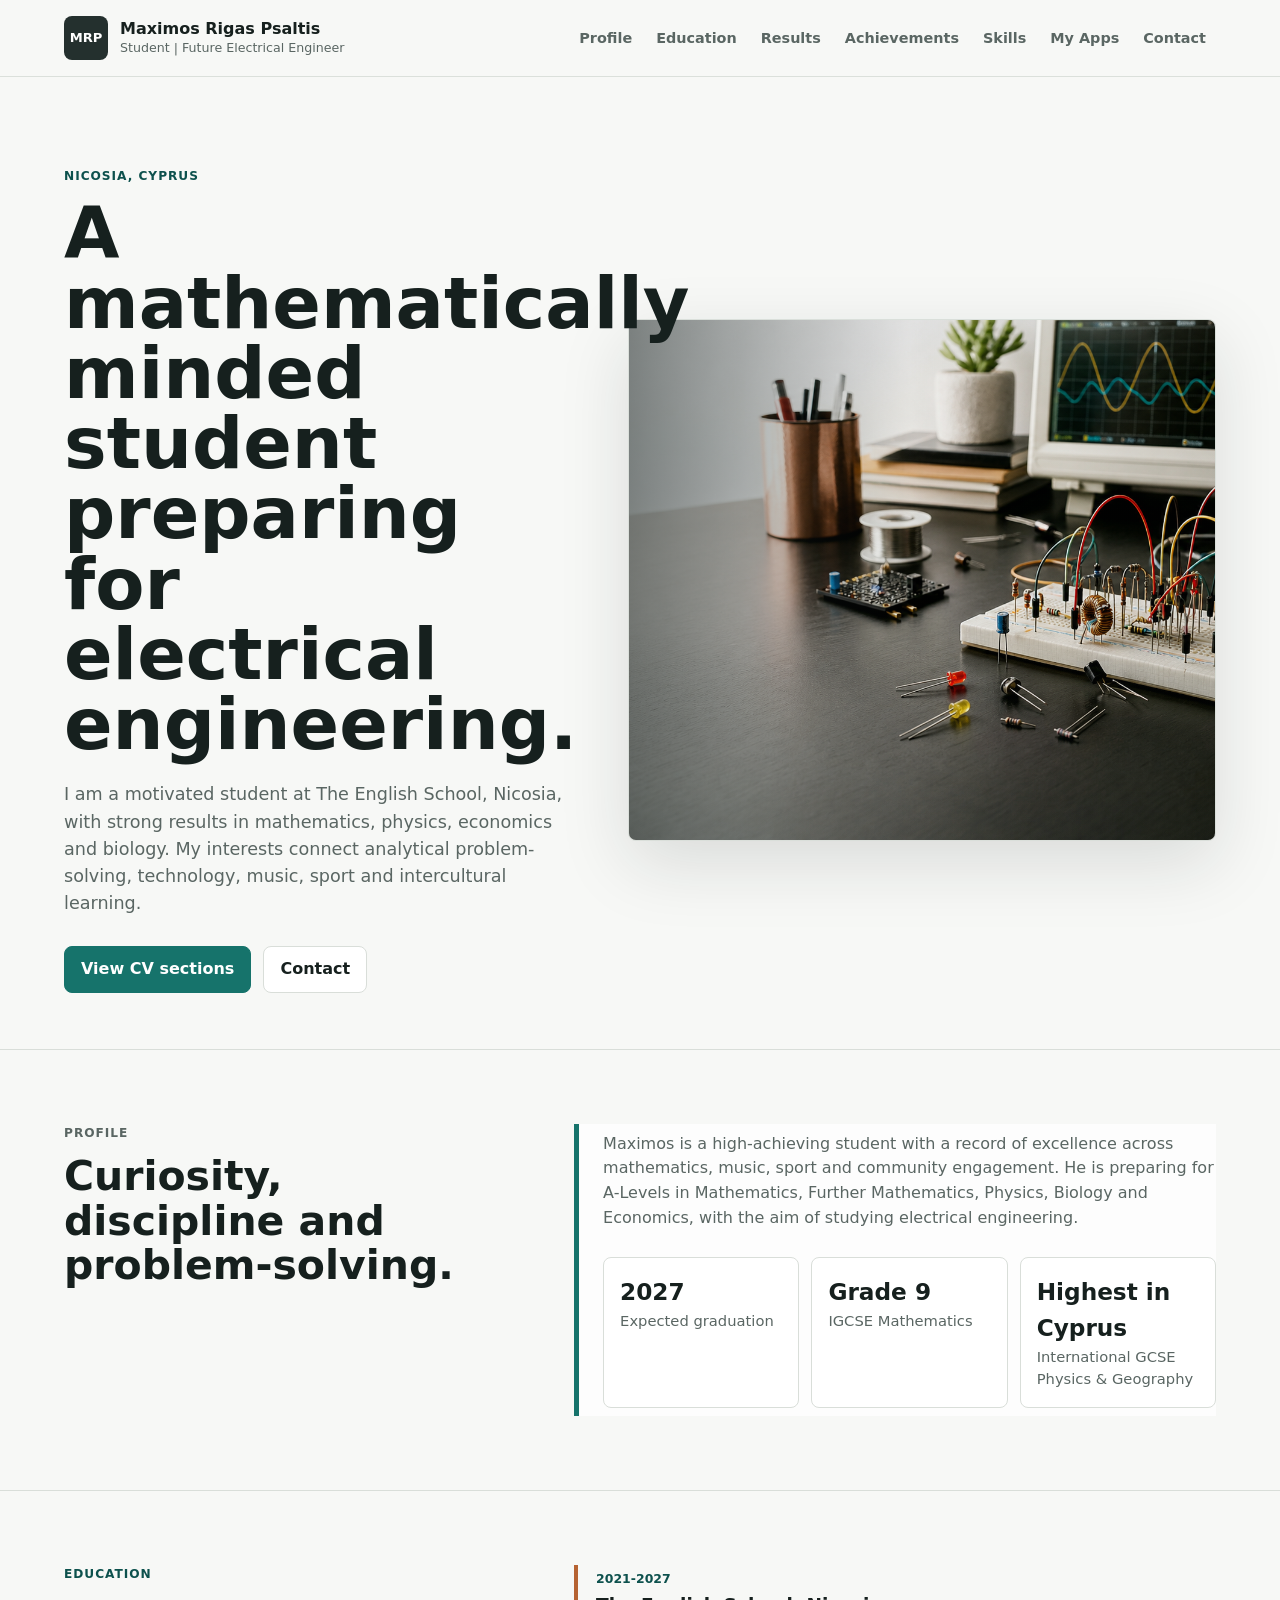
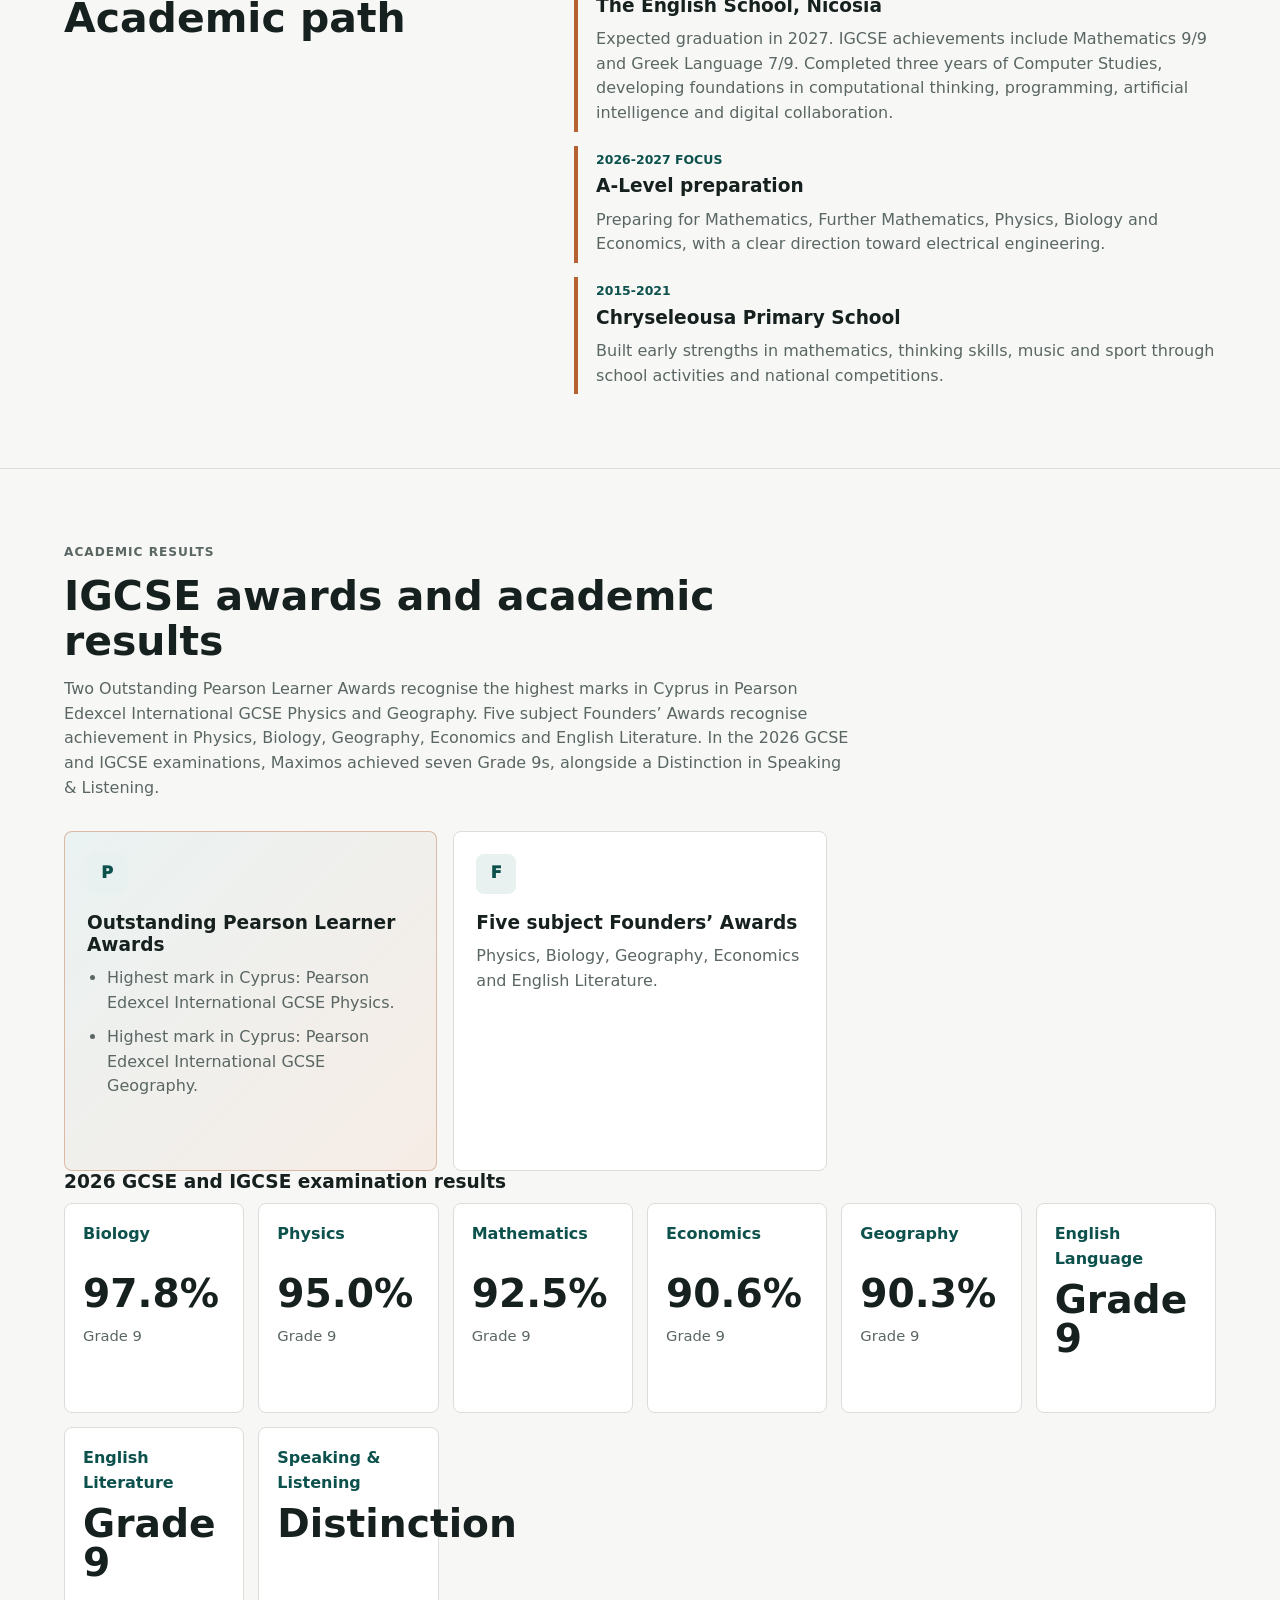
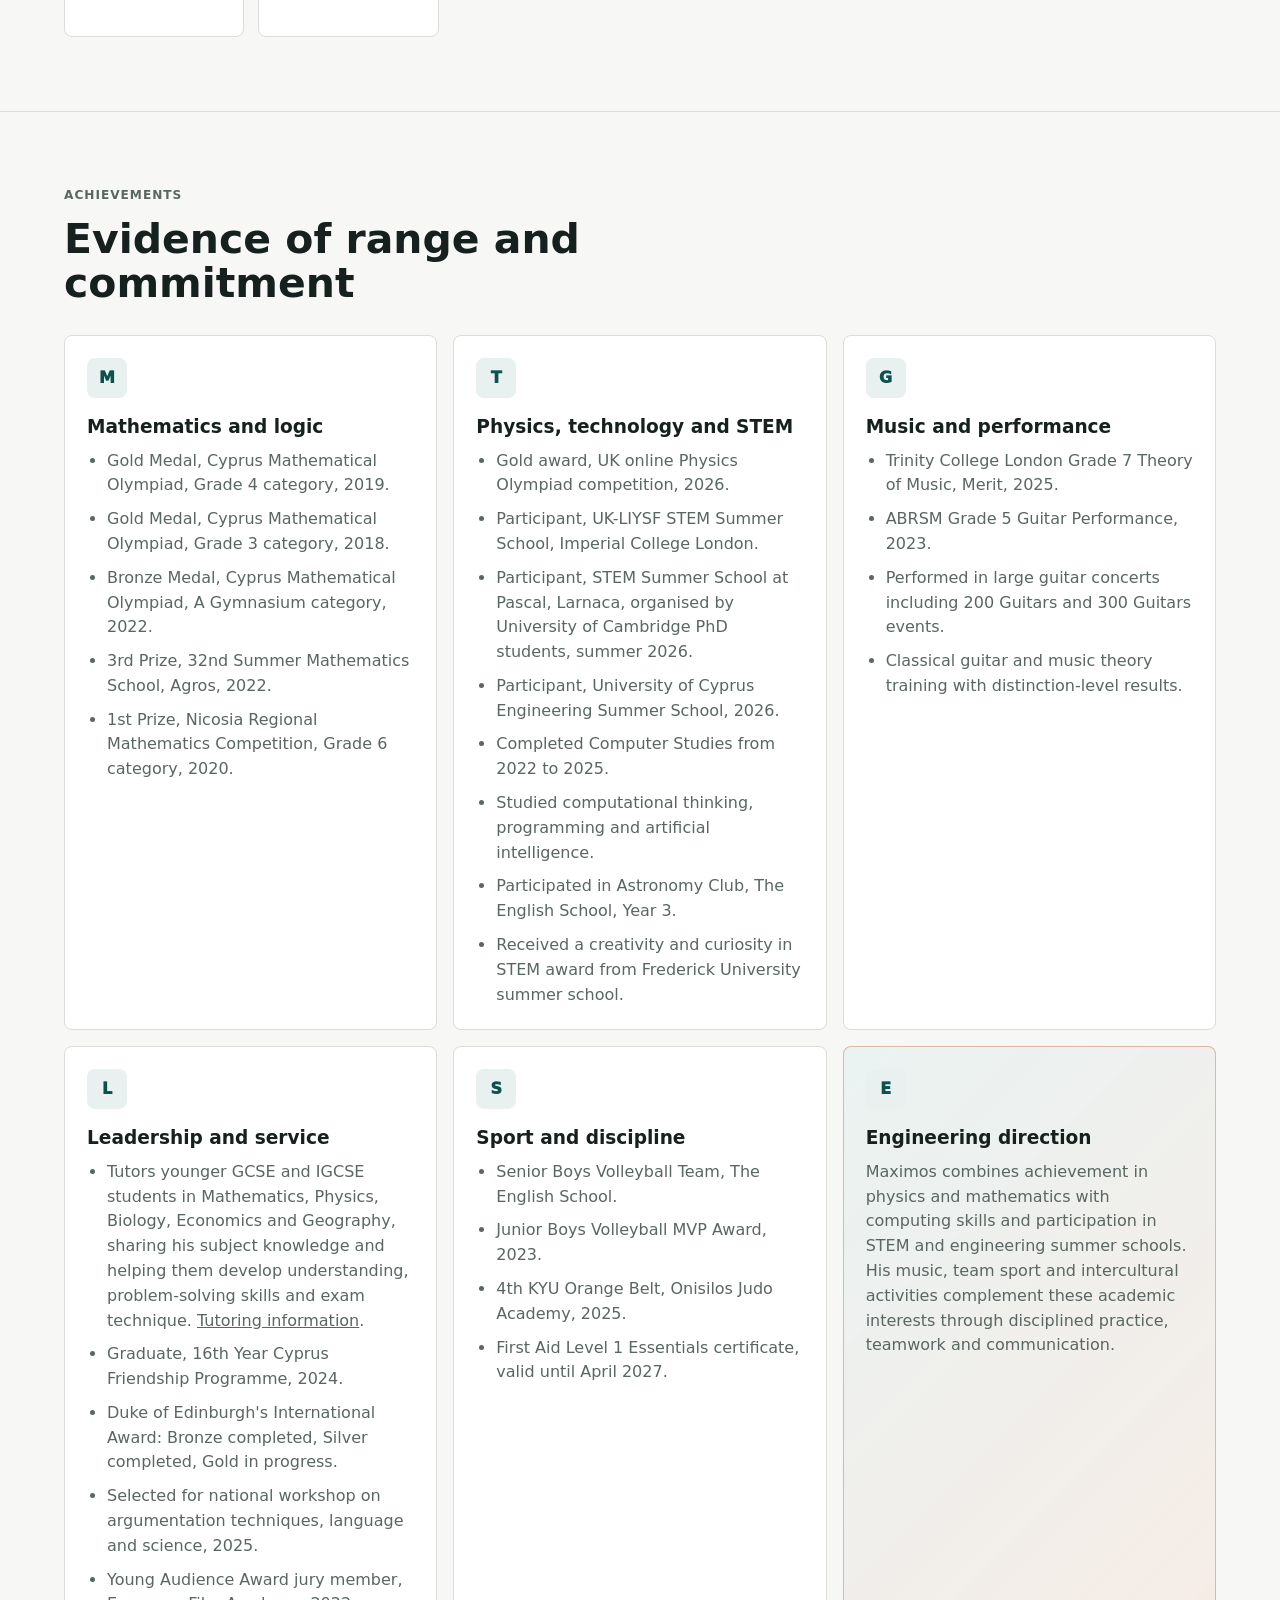
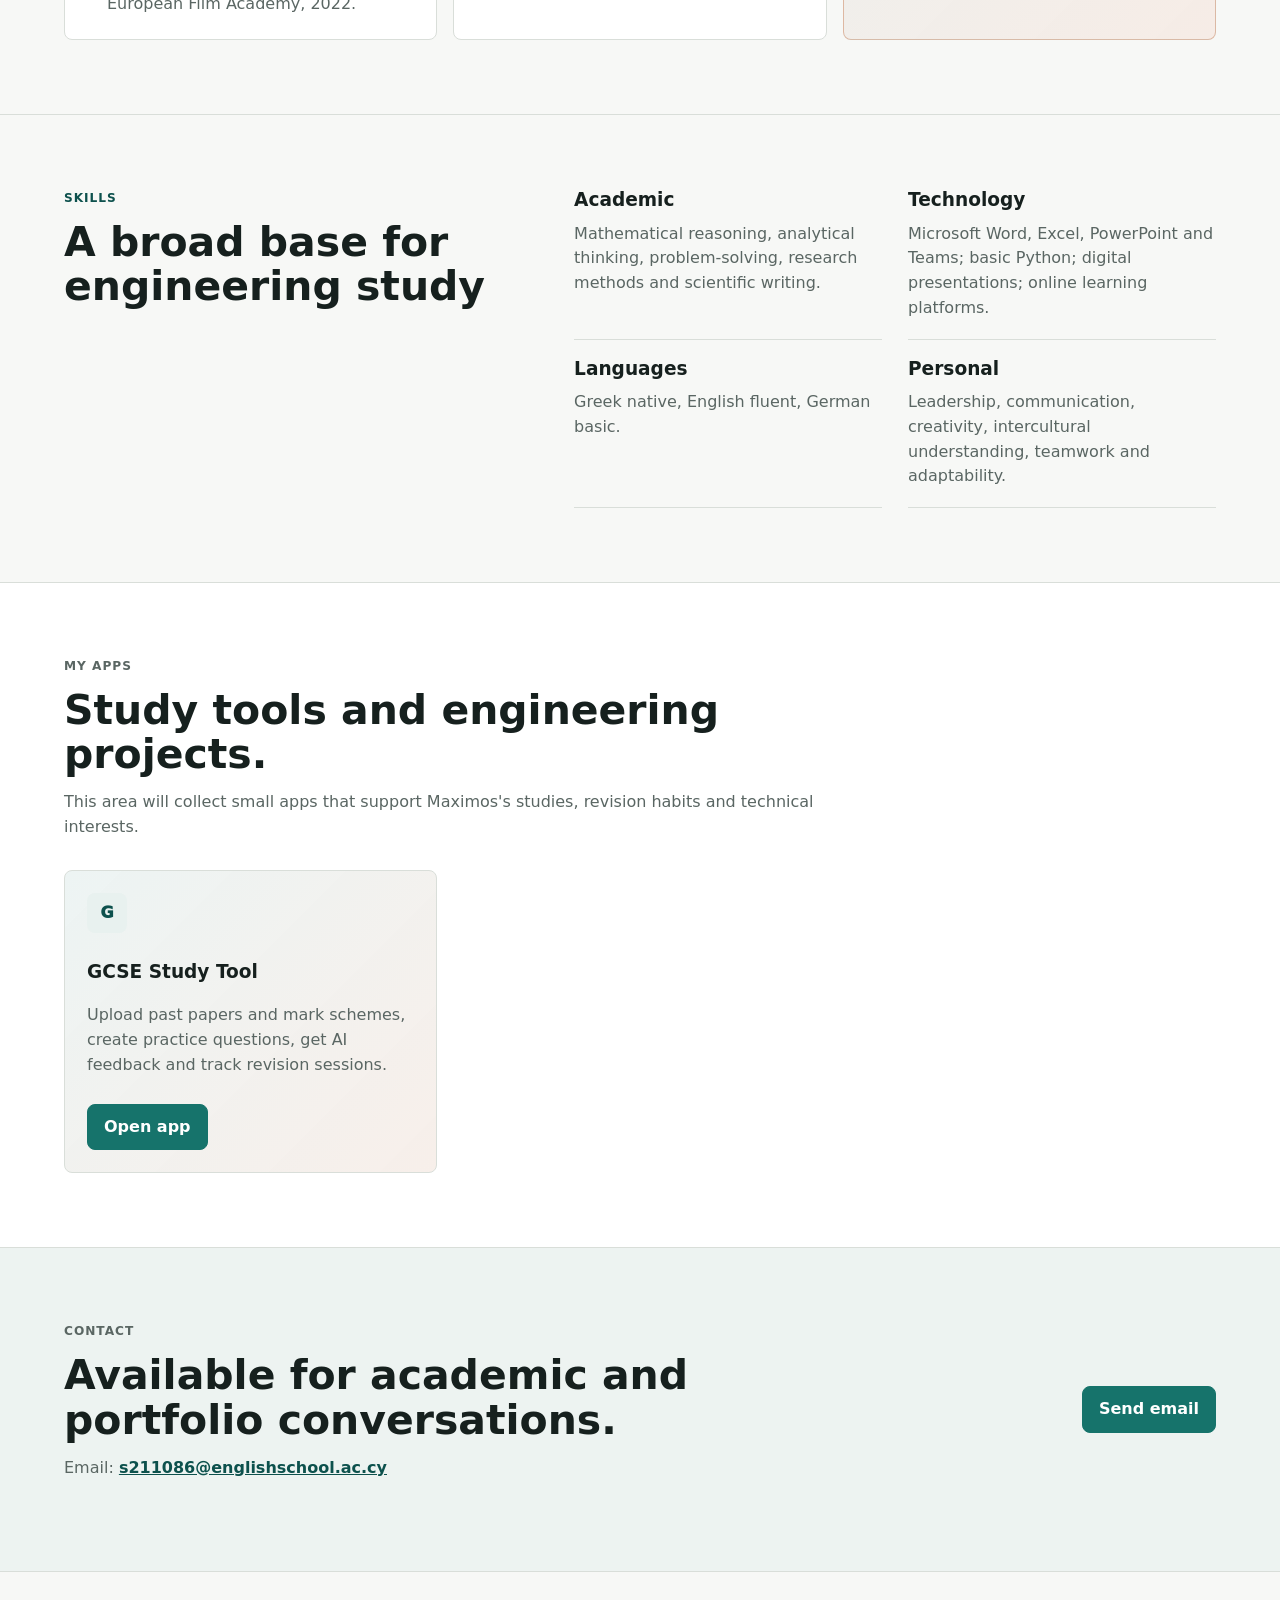
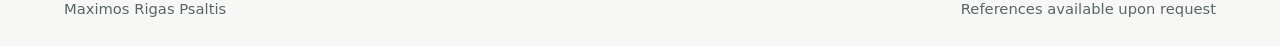
<file: index.html>
<!doctype html>
<html lang="en">
  <head>
    <meta charset="utf-8">
    <meta name="viewport" content="width=device-width, initial-scale=1">
    <meta
      name="description"
      content="Online CV and engineering portfolio for Maximos Rigas Psaltis, a student at The English School, Nicosia."
    >
    <title>Maximos Rigas Psaltis | CV</title>
    <link rel="stylesheet" href="styles.css">
  </head>
  <body>
    <header class="site-header">
      <a class="brand" href="#top" aria-label="Maximos Rigas Psaltis home">
        <span class="brand-mark">MRP</span>
        <span>
          <strong>Maximos Rigas Psaltis</strong>
          <small>Student | Future Electrical Engineer</small>
        </span>
      </a>

      <nav class="top-nav" aria-label="Main navigation">
        <a href="#profile">Profile</a>
        <a href="#education">Education</a>
        <a href="#results">Results</a>
        <a href="#achievements">Achievements</a>
        <a href="#skills">Skills</a>
        <a href="#apps">My Apps</a>
        <a href="#contact">Contact</a>
      </nav>
    </header>

    <main id="top">
      <section class="hero" aria-labelledby="hero-title">
        <div class="hero-copy">
          <p class="eyebrow">Nicosia, Cyprus</p>
          <h1 id="hero-title">A mathematically minded student preparing for electrical engineering.</h1>
          <p class="hero-text">
            I am a motivated student at The English School, Nicosia, with strong
            results in mathematics, physics, economics and biology. My interests
            connect analytical problem-solving, technology, music, sport and
            intercultural learning.
          </p>
          <div class="hero-actions" aria-label="Primary actions">
            <a class="button primary" href="#achievements">View CV sections</a>
            <a class="button secondary" href="#contact">Contact</a>
          </div>
        </div>

        <figure class="hero-media">
          <img src="assets/engineering-hero.png" alt="Electronics workbench with circuit components and study materials">
        </figure>
      </section>

      <section id="profile" class="section intro-grid" aria-labelledby="profile-title">
        <div class="section-heading">
          <p class="eyebrow">Profile</p>
          <h2 id="profile-title">Curiosity, discipline and problem-solving.</h2>
        </div>
        <div class="profile-card">
          <p>
            Maximos is a high-achieving student with a record of excellence across
            mathematics, music, sport and community engagement. He is preparing for
            A-Levels in Mathematics, Further Mathematics, Physics, Biology and
            Economics, with the aim of studying electrical engineering.
          </p>
          <div class="stat-row" aria-label="Profile highlights">
            <div>
              <strong>2027</strong>
              <span>Expected graduation</span>
            </div>
            <div>
              <strong>Grade 9</strong>
              <span>IGCSE Mathematics</span>
            </div>
            <div>
              <strong>Highest in Cyprus</strong>
              <span>International GCSE Physics &amp; Geography</span>
            </div>
          </div>
        </div>
      </section>

      <section id="education" class="section split" aria-labelledby="education-title">
        <div>
          <p class="eyebrow">Education</p>
          <h2 id="education-title">Academic path</h2>
        </div>
        <div class="timeline">
          <article>
            <span>2021-2027</span>
            <h3>The English School, Nicosia</h3>
            <p>
              Expected graduation in 2027. IGCSE achievements include Mathematics
              9/9 and Greek Language 7/9. Completed three years of Computer
              Studies, developing foundations in computational thinking,
              programming, artificial intelligence and digital collaboration.
            </p>
          </article>
          <article>
            <span>2026-2027 focus</span>
            <h3>A-Level preparation</h3>
            <p>
              Preparing for Mathematics, Further Mathematics, Physics, Biology and
              Economics, with a clear direction toward electrical engineering.
            </p>
          </article>
          <article>
            <span>2015-2021</span>
            <h3>Chryseleousa Primary School</h3>
            <p>
              Built early strengths in mathematics, thinking skills, music and
              sport through school activities and national competitions.
            </p>
          </article>
        </div>
      </section>

      <section id="results" class="section" aria-labelledby="results-title">
        <div class="section-heading">
          <p class="eyebrow">Academic results</p>
          <h2 id="results-title">IGCSE awards and academic results</h2>
          <p>
            Two Outstanding Pearson Learner Awards recognise the highest marks in Cyprus in Pearson Edexcel International GCSE Physics and Geography. Five subject Founders’ Awards recognise achievement in Physics, Biology, Geography, Economics and English Literature. In the 2026 GCSE and IGCSE examinations, Maximos achieved seven Grade 9s, alongside a Distinction in Speaking &amp; Listening.
          </p>
        </div>

        <div class="achievement-grid">
          <article class="achievement-card highlight-card">
            <div class="card-icon" aria-hidden="true">P</div>
            <h3>Outstanding Pearson Learner Awards</h3>
            <ul>
              <li>Highest mark in Cyprus: Pearson Edexcel International GCSE Physics.</li>
              <li>Highest mark in Cyprus: Pearson Edexcel International GCSE Geography.</li>
            </ul>
          </article>
          <article class="achievement-card">
            <div class="card-icon" aria-hidden="true">F</div>
            <h3>Five subject Founders’ Awards</h3>
            <p>Physics, Biology, Geography, Economics and English Literature.</p>
          </article>
        </div>
        <h3>2026 GCSE and IGCSE examination results</h3>

        <div class="results-grid">
          <article class="result-card">
            <span>Biology</span>
            <strong>97.8%</strong>
            <p>Grade 9</p>
          </article>
          <article class="result-card">
            <span>Physics</span>
            <strong>95.0%</strong>
            <p>Grade 9</p>
          </article>
          <article class="result-card">
            <span>Mathematics</span>
            <strong>92.5%</strong>
            <p>Grade 9</p>
          </article>
          <article class="result-card">
            <span>Economics</span>
            <strong>90.6%</strong>
            <p>Grade 9</p>
          </article>
          <article class="result-card">
            <span>Geography</span>
            <strong>90.3%</strong>
            <p>Grade 9</p>
          </article>
          <article class="result-card">
            <span>English Language</span>
            <strong>Grade 9</strong>
          </article>
          <article class="result-card">
            <span>English Literature</span>
            <strong>Grade 9</strong>
          </article>
          <article class="result-card">
            <span>Speaking &amp; Listening</span>
            <strong>Distinction</strong>
          </article>
        </div>
      </section>

      <section id="achievements" class="section" aria-labelledby="achievements-title">
        <div class="section-heading">
          <p class="eyebrow">Achievements</p>
          <h2 id="achievements-title">Evidence of range and commitment</h2>
        </div>

        <div class="achievement-grid">
          <article class="achievement-card">
            <div class="card-icon" aria-hidden="true">M</div>
            <h3>Mathematics and logic</h3>
            <ul>
              <li>Gold Medal, Cyprus Mathematical Olympiad, Grade 4 category, 2019.</li>
              <li>Gold Medal, Cyprus Mathematical Olympiad, Grade 3 category, 2018.</li>
              <li>Bronze Medal, Cyprus Mathematical Olympiad, A Gymnasium category, 2022.</li>
              <li>3rd Prize, 32nd Summer Mathematics School, Agros, 2022.</li>
              <li>1st Prize, Nicosia Regional Mathematics Competition, Grade 6 category, 2020.</li>
            </ul>
          </article>

          <article class="achievement-card">
            <div class="card-icon" aria-hidden="true">T</div>
            <h3>Physics, technology and STEM</h3>
            <ul>
              <li>Gold award, UK online Physics Olympiad competition, 2026.</li>
              <li>Participant, UK-LIYSF STEM Summer School, Imperial College London.</li>
              <li>Participant, STEM Summer School at Pascal, Larnaca, organised by University of Cambridge PhD students, summer 2026.</li>
              <li>Participant, University of Cyprus Engineering Summer School, 2026.</li>
              <li>Completed Computer Studies from 2022 to 2025.</li>
              <li>Studied computational thinking, programming and artificial intelligence.</li>
              <li>Participated in Astronomy Club, The English School, Year 3.</li>
              <li>Received a creativity and curiosity in STEM award from Frederick University summer school.</li>
            </ul>
          </article>

          <article class="achievement-card">
            <div class="card-icon" aria-hidden="true">G</div>
            <h3>Music and performance</h3>
            <ul>
              <li>Trinity College London Grade 7 Theory of Music, Merit, 2025.</li>
              <li>ABRSM Grade 5 Guitar Performance, 2023.</li>
              <li>Performed in large guitar concerts including 200 Guitars and 300 Guitars events.</li>
              <li>Classical guitar and music theory training with distinction-level results.</li>
            </ul>
          </article>

          <article class="achievement-card">
            <div class="card-icon" aria-hidden="true">L</div>
            <h3>Leadership and service</h3>
            <ul>
              <li>Tutors younger GCSE and IGCSE students in Mathematics, Physics, Biology, Economics and Geography, sharing his subject knowledge and helping them develop understanding, problem-solving skills and exam technique. <a href="https://maximospsaltispython.github.io/igcse-tutoring/" target="_blank" rel="noopener">Tutoring information</a>.</li>
              <li>Graduate, 16th Year Cyprus Friendship Programme, 2024.</li>
              <li>Duke of Edinburgh's International Award: Bronze completed, Silver completed, Gold in progress.</li>
              <li>Selected for national workshop on argumentation techniques, language and science, 2025.</li>
              <li>Young Audience Award jury member, European Film Academy, 2022.</li>
            </ul>
          </article>

          <article class="achievement-card">
            <div class="card-icon" aria-hidden="true">S</div>
            <h3>Sport and discipline</h3>
            <ul>
              <li>Senior Boys Volleyball Team, The English School.</li>
              <li>Junior Boys Volleyball MVP Award, 2023.</li>
              <li>4th KYU Orange Belt, Onisilos Judo Academy, 2025.</li>
              <li>First Aid Level 1 Essentials certificate, valid until April 2027.</li>
            </ul>
          </article>

          <article class="achievement-card highlight-card">
            <div class="card-icon" aria-hidden="true">E</div>
            <h3>Engineering direction</h3>
            <p>
              Maximos combines achievement in physics and mathematics with computing
              skills and participation in STEM and engineering summer schools.
              His music, team sport and intercultural activities complement these
              academic interests through disciplined practice, teamwork and
              communication.
            </p>
          </article>
        </div>
      </section>

      <section id="skills" class="section split" aria-labelledby="skills-title">
        <div>
          <p class="eyebrow">Skills</p>
          <h2 id="skills-title">A broad base for engineering study</h2>
        </div>
        <div class="skills-list">
          <div>
            <h3>Academic</h3>
            <p>Mathematical reasoning, analytical thinking, problem-solving, research methods and scientific writing.</p>
          </div>
          <div>
            <h3>Technology</h3>
            <p>Microsoft Word, Excel, PowerPoint and Teams; basic Python; digital presentations; online learning platforms.</p>
          </div>
          <div>
            <h3>Languages</h3>
            <p>Greek native, English fluent, German basic.</p>
          </div>
          <div>
            <h3>Personal</h3>
            <p>Leadership, communication, creativity, intercultural understanding, teamwork and adaptability.</p>
          </div>
        </div>
      </section>

      <section id="apps" class="section apps-section" aria-labelledby="apps-title">
        <div class="section-heading">
          <p class="eyebrow">My Apps</p>
          <h2 id="apps-title">Study tools and engineering projects.</h2>
          <p>
            This area will collect small apps that support Maximos&apos;s studies,
            revision habits and technical interests.
          </p>
        </div>

        <div class="apps-grid">
          <article class="app-card">
            <span class="card-icon" aria-hidden="true">G</span>
            <h3>GCSE Study Tool</h3>
            <p>
              Upload past papers and mark schemes, create practice questions,
              get AI feedback and track revision sessions.
            </p>
            <a class="button primary" href="https://gcse-study-tool-b5rjym2qkesce7vkrkxkvv.streamlit.app/" target="_blank" rel="noopener">Open app</a>
          </article>
        </div>
      </section>

      <section id="contact" class="section contact-band" aria-labelledby="contact-title">
        <div>
          <p class="eyebrow">Contact</p>
          <h2 id="contact-title">Available for academic and portfolio conversations.</h2>
          <p>
            Email: <a href="mailto:s211086@englishschool.ac.cy">s211086@englishschool.ac.cy</a>
          </p>
        </div>
        <a class="button primary" href="mailto:s211086@englishschool.ac.cy">Send email</a>
      </section>
    </main>

    <footer class="site-footer">
      <span>Maximos Rigas Psaltis</span>
      <span>References available upon request</span>
    </footer>
  </body>
</html>
</file>
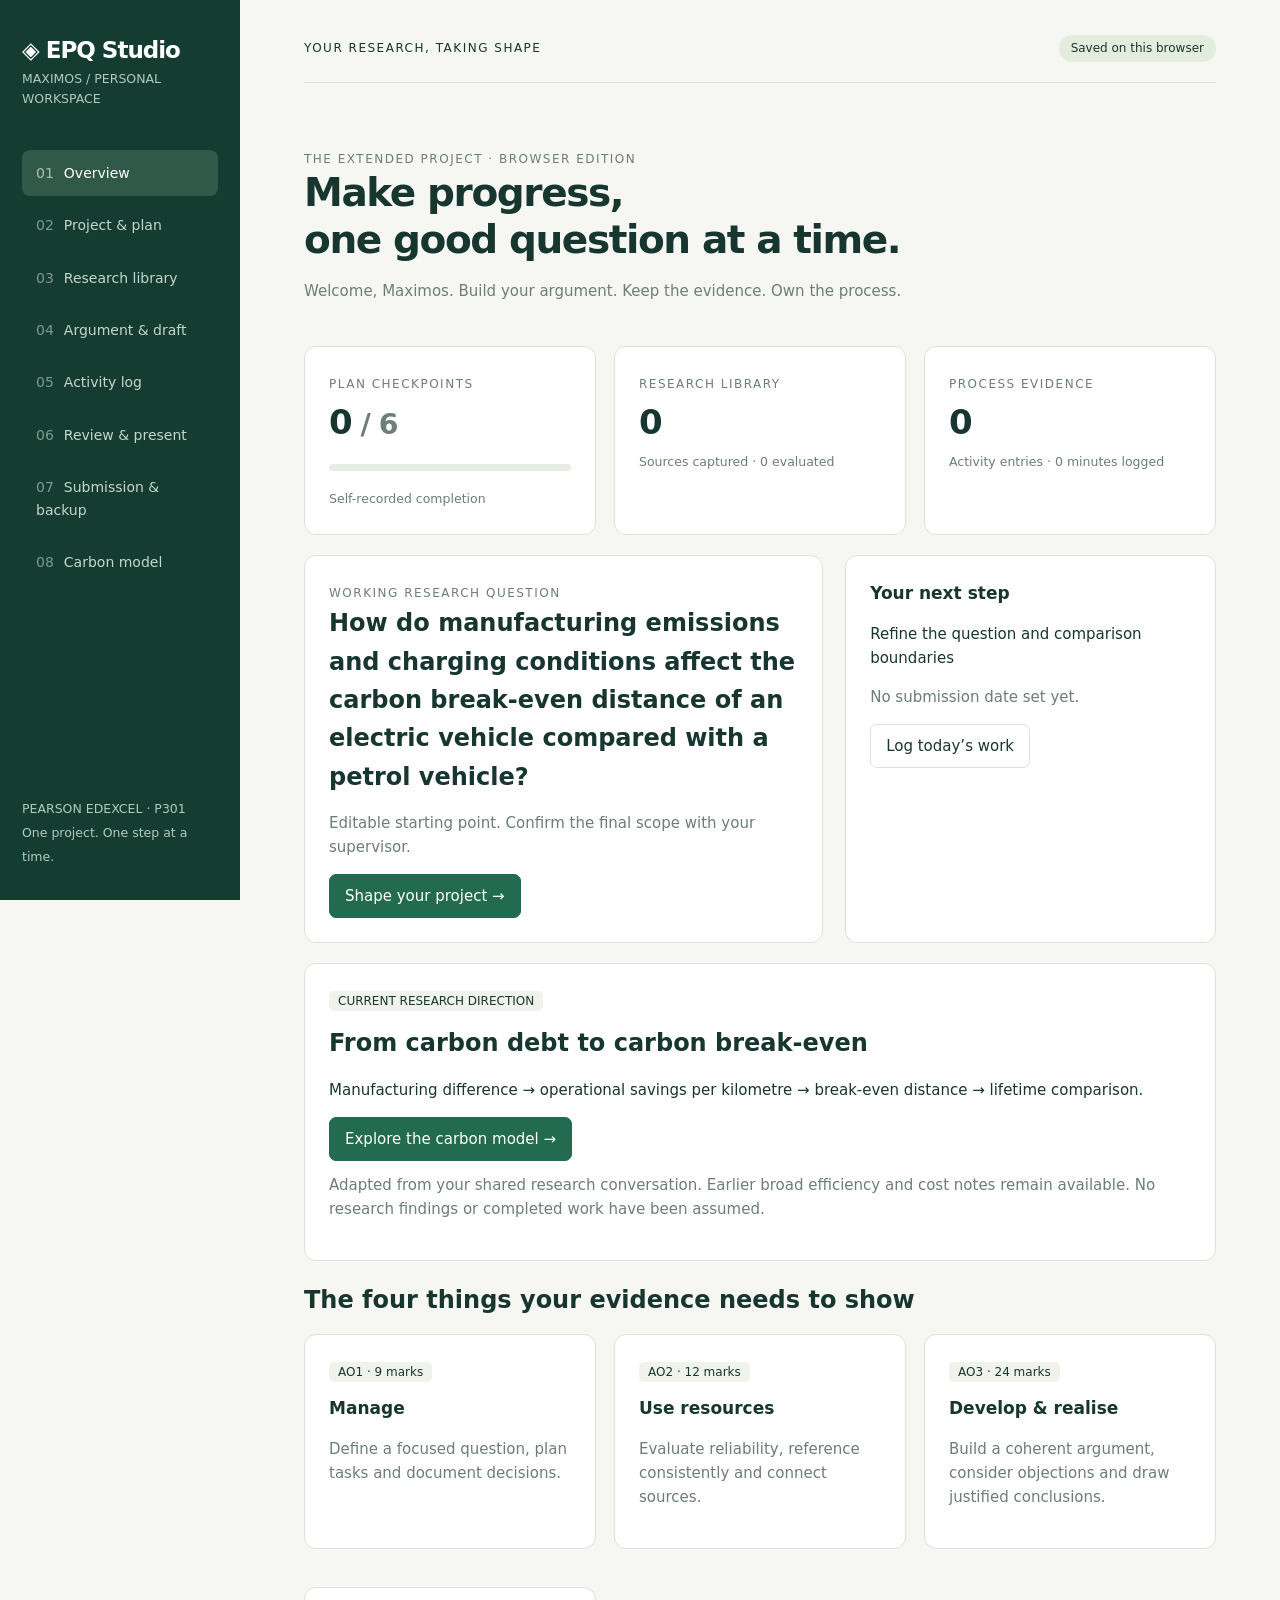
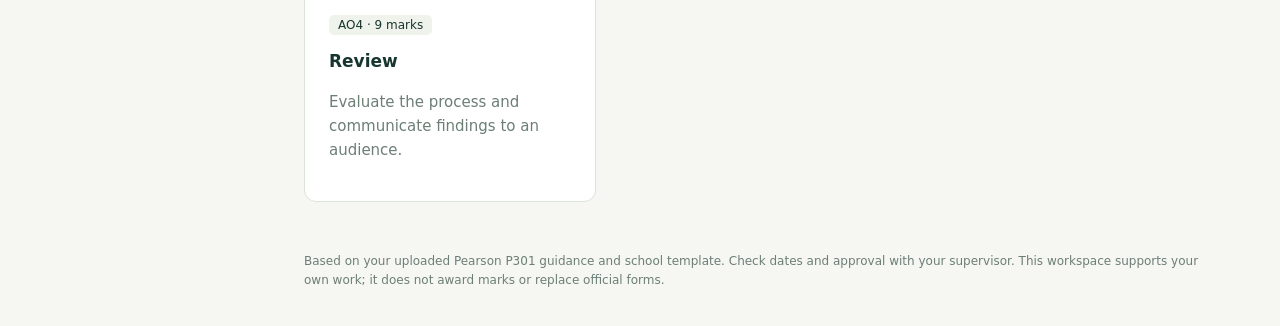
<file: epq/index.html>
<!doctype html><html lang="en"><meta charset="utf-8"><meta name="viewport" content="width=device-width,initial-scale=1"><title>EPQ Studio · Maximos</title><style>
:root{--ink:#183630;--green:#226a50;--paper:#f6f7f2;--line:#dce3db;--muted:#6c7e75}*{box-sizing:border-box}body{margin:0;background:var(--paper);color:var(--ink);font:15px/1.6 system-ui,sans-serif}aside{position:fixed;inset:0 auto 0 0;width:240px;background:#153c31;color:white;padding:32px 22px;display:flex;flex-direction:column}h1,h2,h3,p{margin:0 0 15px}h1{font-size:39px;letter-spacing:-1.4px;line-height:1.2}h2{font-size:24px}h3{font-size:17px}.brand{font-size:23px;font-weight:750;letter-spacing:-1px}.tiny{font-size:12px;letter-spacing:1.5px;text-transform:uppercase}.muted,small{color:var(--muted)}aside small{color:#b1cabe}nav{margin-top:38px}nav button{width:100%;background:none;color:#c4d7cd;text-align:left;border:0;padding:12px 14px;margin:3px 0;border-radius:8px;font-size:14px}nav button.active{background:#31594a;color:white}button,a.btn{cursor:pointer;font:inherit;border:1px solid var(--line);border-radius:7px;padding:9px 15px;background:white;color:var(--ink);text-decoration:none;display:inline-block}button.primary{background:var(--green);color:white;border-color:var(--green)}button:hover,a.btn:hover{filter:brightness(.95)}main{margin-left:240px;padding:35px 5%;max-width:1500px}.top{display:flex;justify-content:space-between;align-items:center;border-bottom:1px solid var(--line);padding-bottom:20px;margin-bottom:35px}.badge{display:inline-block;border-radius:30px;padding:4px 12px;background:#e4eddd;font-size:12px}.hero{padding:28px 0}.grid{display:grid;grid-template-columns:repeat(3,1fr);gap:18px}.two{display:grid;grid-template-columns:1.4fr 1fr;gap:22px}.card{background:white;border:1px solid var(--line);border-radius:12px;padding:24px;margin-bottom:20px}.metric{font-size:34px;font-weight:650;letter-spacing:-1px}.row{display:flex;gap:12px;align-items:center;justify-content:space-between}.progress{height:7px;border-radius:7px;background:#e8ece6;margin:15px 0;overflow:hidden}.progress i{display:block;height:100%;background:#4a8c65}.note{background:#edf1e4;border-radius:8px;padding:16px;font-size:14px;margin-bottom:20px}input,textarea,select{font:inherit;color:var(--ink);border:1px solid #cdd8cd;background:#fff;border-radius:6px;padding:10px;width:100%;margin:5px 0 14px}textarea{min-height:100px;resize:vertical}label{font-size:13px;font-weight:600;display:block}input[type=checkbox]{width:auto;margin:0 10px 0 0}.check{padding:12px 0;border-bottom:1px solid var(--line);display:flex;align-items:center;font-weight:400;font-size:14px}.check:has(:checked){color:#7b8b80}.pill{font-size:12px;padding:3px 9px;background:#f0f3eb;border-radius:5px}details{padding:13px 0;border-bottom:1px solid var(--line)}summary{cursor:pointer;font-weight:600}details p{margin-top:12px}section{animation:fade .2s}@keyframes fade{from{opacity:.4}to{opacity:1}}.entry{border-top:1px solid var(--line);padding:18px 0;white-space:pre-wrap;overflow-wrap:anywhere}.entry button{font-size:12px;padding:3px 8px;float:right}.source-link{color:var(--green)}.actions{display:flex;gap:8px;flex-wrap:wrap}footer{font-size:12px;color:var(--muted);margin-top:30px}dialog{border:0;border-radius:12px;max-width:600px;width:90%;box-shadow:0 20px 100px #0004}dialog::backdrop{background:#153c3177} @media(max-width:900px){aside{position:static;width:auto;padding:18px}nav{display:flex;overflow:auto;margin-top:10px}nav button{white-space:nowrap;width:auto}aside .bottom{display:none}main{margin:0;padding:24px}.grid,.two{grid-template-columns:1fr}h1{font-size:31px}.top{margin-bottom:15px}}@media print{aside,.top,.actions,button,footer{display:none!important}main{margin:0;padding:0}.card{break-inside:avoid}textarea{border:0}body{background:white}}
</style><aside><div class="brand">◈ EPQ Studio</div><small>MAXIMOS / PERSONAL WORKSPACE</small><nav id="nav"></nav><div class="bottom" style="margin-top:auto"><small>PEARSON EDEXCEL · P301<br>One project. One step at a time.</small></div></aside><main><div class="top"><span class="tiny">YOUR RESEARCH, TAKING SHAPE</span><span class="badge" id="saveState">Saved on this browser</span></div><section id="view"></section><footer>Based on your uploaded Pearson P301 guidance and school template. Check dates and approval with your supervisor. This workspace supports your own work; it does not award marks or replace official forms.</footer></main><dialog id="modal"><div id="modalContent"></div></dialog>
<script>
const KEY='maximos-epq-v1';const tabs=['Overview','Project & plan','Research library','Argument & draft','Activity log','Review & present','Submission & backup','Carbon model'];
const initial={question:'How do manufacturing emissions and charging conditions affect the carbon break-even distance of an electric vehicle compared with a petrol vehicle?',deadline:'',objectives:'Compare vehicle and battery manufacturing emissions; model operational emissions under alternative charging conditions; calculate carbon break-even distance and test sensitivity.',rationale:'Connect physics, electrical engineering and decarbonisation through independent literature research and modelling.',scope:'Comparable battery-electric and petrol vehicles. Primary outcome: carbon break-even distance (km). Secondary: years at stated annual mileage. Define lifecycle boundaries and use consistent CO₂e factors. Charging technology remains to be selected; battery longevity is an uncertainty.',resources:'Manufacturing lifecycle studies; vehicle consumption data; charging-efficiency studies; electricity carbon-intensity datasets. Verify all figures against original sources.',approval:'Not yet recorded',tasks:[['Refine the question and comparison boundaries','AO1',''],['Record supervisor and proposal-checker approval','AO1',''],['Build and evaluate a balanced source library','AO2',''],['Compare evidence and counterarguments','AO3',''],['Complete and revise the dissertation','AO3',''],['Evaluate the project and rehearse the presentation','AO4','']],done:{},sources:[],logs:[],ai:[],draft:{},review:'',presentation:'',check:{}};
let state;try{state=JSON.parse(localStorage.getItem(KEY))||structuredClone(initial)}catch{state=structuredClone(initial)}let tab=0;
const chapters=[
['Introduction',450,'1.1 Decarbonising road transport and the transition from ICE vehicles to EVs|1.2 The environmental trade-off between ICE vehicles and EVs|1.3 Research aim, research question and scope'],
['Literature Review',1600,'2.1 Energy conversion, efficiency and operational emissions|2.2 Vehicle and battery production: manufacturing emissions and EV carbon debt|2.3 Charging technology, electricity carbon intensity and the lifecycle comparison'],
['Research Question and Methodology',850,'3.1 Vehicle selection, lifecycle boundaries and initial carbon debt|3.2 Operational emissions, annual mileage and lifetime distance|3.3 Calculating carbon break-even distance and testing charging conditions'],
['Results',700,'4.1 Initial manufacturing carbon difference|4.2 Operational greenhouse-gas savings|4.3 Distance required to reach carbon break-even'],
['Discussion',1600,'5.1 How manufacturing differences and operational savings interact|5.2 Charging technology, electricity carbon intensity and driving patterns|5.3 Previous research, battery longevity and lifecycle uncertainty'],
['Conclusion',300,'6.1 Overall lifecycle comparison|6.2 Carbon debt and break-even distance|6.3 Limitations, wider implications and future research']];
const modelDefaults={evManufacture:12,iceManufacture:7,consumption:18,efficiency:90,grid:250,petrol:6.5,factor:2700,annual:10000,lifetime:200000,technology:'To be selected',evidence:''};
function upgrade(){state.model={...modelDefaults,...state.model};if(!state.focusVersion){state.previousPlan={question:state.question,scope:state.scope};if(state.question==='To what extent are electric cars more efficient, less polluting and more cost-effective than petrol cars?')state.question=initial.question;for(const k of ['objectives','rationale','scope','resources'])if(!state[k])state[k]=initial[k];state.focusVersion=2;}}upgrade();
const esc=x=>String(x??'').replace(/[&<>"']/g,c=>({'&':'&amp;','<':'&lt;','>':'&gt;','"':'&quot;',"'":'&#39;'}[c]));
function save(){try{localStorage.setItem(KEY,JSON.stringify(state));document.getElementById('saveState').textContent='Saved on this browser'}catch{document.getElementById('saveState').textContent='Storage full — export backup now'}}
function field(label,key,area=false,obj=''){let v=obj?state[obj][key]:state[key];return `<label>${label}${area?`<textarea data-key="${key}" data-obj="${obj}">${esc(v)}</textarea>`:`<input data-key="${key}" data-obj="${obj}" value="${esc(v)}" ${key==='deadline'?'type="date"':''}>`}</label>`}
const checkItems=['Proposal form completed','Tutor-assessor and proposal-checker approval recorded','Activity log up to date','Research records and source evaluations included','Dissertation and consistent bibliography complete','Evaluation complete','Presentation delivered and evidence included','AI prompts, responses and use recorded where applicable','Candidate and assessor authentication signed','Assessor mark record and oral presentation record completed by school'];
function check(label,key,group='check'){return `<label class="check"><input type="checkbox" data-check="${key}" data-group="${group}" ${state[group][key]?'checked':''}>${label}</label>`}
function render(){document.getElementById('nav').innerHTML=tabs.map((x,i)=>`<button class="${i===tab?'active':''}" data-tab="${i}"><span style="opacity:.6;margin-right:10px">0${i+1}</span>${x}</button>`).join('');let html='';
if(tab===0){let n=Object.values(state.done).filter(Boolean).length;html=`<div class="hero"><span class="tiny muted">THE EXTENDED PROJECT · BROWSER EDITION</span><h1>Make progress,<br>one good question at a time.</h1><p class="muted">Welcome, Maximos. Build your argument. Keep the evidence. Own the process.</p></div><div class="grid"><div class="card"><span class="tiny muted">PLAN CHECKPOINTS</span><div class="metric">${n}<small> / ${state.tasks.length}</small></div><div class="progress"><i style="width:${n/state.tasks.length*100}%"></i></div><small>Self-recorded completion</small></div><div class="card"><span class="tiny muted">RESEARCH LIBRARY</span><div class="metric">${state.sources.length}</div><small>Sources captured · ${state.sources.filter(s=>s.evaluation).length} evaluated</small></div><div class="card"><span class="tiny muted">PROCESS EVIDENCE</span><div class="metric">${state.logs.length}</div><small>Activity entries · ${state.logs.reduce((a,l)=>a+(Number(l.minutes)||0),0)} minutes logged</small></div></div><div class="two"><div class="card"><span class="tiny muted">WORKING RESEARCH QUESTION</span><h2>${esc(state.question)}</h2><p class="muted">Editable starting point. Confirm the final scope with your supervisor.</p><button class="primary" data-tab="1">Shape your project →</button></div><div class="card"><h3>Your next step</h3><p>${esc(state.tasks.find((t,i)=>!state.done[i])?.[0]||'Review the submission checklist with your supervisor.')}</p><p class="muted">${state.deadline?'Target submission: '+esc(state.deadline):'No submission date set yet.'}</p><button data-tab="4">Log today’s work</button></div></div><div class="card"><span class="pill">CURRENT RESEARCH DIRECTION</span><h2 style="margin-top:12px">From carbon debt to carbon break-even</h2><p>Manufacturing difference → operational savings per kilometre → break-even distance → lifetime comparison.</p><button class="primary" data-tab="7">Explore the carbon model →</button><p class="muted" style="margin-top:12px">Adapted from your shared research conversation. Earlier broad efficiency and cost notes remain available. No research findings or completed work have been assumed.</p></div><h2>The four things your evidence needs to show</h2><div class="grid">${[['AO1','Manage','9 marks','Define a focused question, plan tasks and document decisions.'],['AO2','Use resources','12 marks','Evaluate reliability, reference consistently and connect sources.'],['AO3','Develop & realise','24 marks','Build a coherent argument, consider objections and draw justified conclusions.'],['AO4','Review','9 marks','Evaluate the process and communicate findings to an audience.']].map(a=>`<div class="card"><span class="pill">${a[0]} · ${a[2]}</span><h3 style="margin-top:12px">${a[1]}</h3><p class="muted">${a[3]}</p></div>`).join('')}</div>`}
if(tab===1)html=`<h1>Project & plan</h1><p class="muted">A focused question, a realistic plan and a record of changes.</p><div class="note">The proposal must be approved by both the tutor-assessor and proposal checker before further project work. Recording status here is a reminder, not an official signature.</div><div class="two"><div class="card">${field('Working research question','question',true)}${field('Objectives — what will you find out or learn?','objectives',true)}${field('Why this project? Interests, subjects and future plans','rationale',true)}${field('Scope — location, vehicle types, mileage, lifetime and comparison units','scope',true)}${field('Resources needed and areas of research','resources',true)}</div><div><div class="card">${field('Target submission date (confirm with supervisor)','deadline')}${field('Approval status, names and dates','approval',true)}<h3>Make comparisons fair</h3><p class="muted">Compare equivalent vehicles and distances. Include battery production once only. Match electricity and petrol factors to the same greenhouse-gas boundary. Do not assume an EV always starts with higher manufacturing emissions. Keep charging technology open until supported by evidence.</p></div><div class="card"><h3>A flexible yearly route</h3><p class="muted">Explore → refine & approve → research → develop argument → full draft → revise → evaluate & present.</p><small>The uploaded one-year timeline is an illustrative 2012 schedule. It does not establish Maximos’s current school deadlines.</small></div></div></div><div class="card"><div class="row"><h2>Milestones</h2><button data-action="task">+ Add task</button></div>${state.tasks.map((t,i)=>`<div style="padding:12px 0;border-top:1px solid var(--line)">${check(esc(t[0]),i,'done')}<div class="row"><span class="pill">${esc(t[1])}</span><input aria-label="Target date for ${esc(t[0])}" type="date" data-taskdate="${i}" value="${esc(t[2])}" style="width:auto;margin:4px"><button data-delete-task="${i}">Remove</button></div></div>`).join('')}</div>`;
if(tab===2)html=`<div class="row"><div><h1>Research library</h1><p class="muted">Capture the evidence and decide how much weight it deserves.</p></div><button class="primary" data-action="source">+ Add source</button></div><div class="note">For each source, record its claim, reliability, limitations and relationship to your question. Distinguish published evidence from speculation or opinion.</div><input id="search" placeholder="Search sources by title, theme or notes" aria-label="Search sources"><div id="sources">${sourceCards(state.sources)}</div>`;
if(tab===3)html=`<h1>Argument & draft</h1><p class="muted">Use your own words to connect evidence, objections and conclusions.</p><div class="note">Pearson suggests 5,000–6,000 words for P301; work outside this range is not automatically penalised. Follow your supervisor’s instructions. Counts below cover only text entered here.</div><div class="card"><div class="row"><h2>Your writing workspace</h2><span class="badge" id="words">${wordCount()} words</span></div>${[...chapters.map(([k,w,p])=>[k,`Suggested ${w.toLocaleString()} words. ${p.split('|').join(' • ')}`]),...Object.keys(state.draft).filter(k=>!chapters.some(c=>c[0]===k)&&k!=='References').map(k=>[k,'Earlier draft notes preserved. Move relevant material into the six chapters when ready.']),['References','Maintain complete references and verify each citation against its original source.']].map(([k,p])=>`<details><summary>${k}</summary><p class="muted">${p}</p>${field(k,k,true,'draft')}</details>`).join('')}</div><div class="card"><h3>Before making a claim</h3><p>What is the evidence? Which source supports it? What is the strongest counterargument? What are the limits of this comparison? How does it help answer your question?</p></div>`;
if(tab===4)html=`<div class="row"><div><h1>Activity log</h1><p class="muted">Record decisions while they are fresh.</p></div><button class="primary" data-action="log">+ Log a session</button></div><div class="note">Good entries explain what you did, problems encountered, decisions and reasons, changes to the plan and what happens next. Avoid reconstructing a fictitious history later.</div><div class="card">${state.logs.length?state.logs.map((l,i)=>`<div class="entry"><button data-del="logs" data-index="${i}">Delete</button><strong>${esc(l.date)} · ${esc(l.title)}</strong><br><small>${esc(l.minutes||0)} minutes</small><p>${esc(l.notes)}</p><strong>Next action</strong><p>${esc(l.next)}</p></div>`).join(''):'<h3>Your first entry starts here.</h3><p class="muted">Log the work you have actually done. A small, honest entry is useful evidence.</p>'}</div><div class="card"><div class="row"><h2>AI-use record</h2><button data-action="ai">+ Record AI use</button></div><p class="muted">Your school template asks for tool/link, prompt and access date, response, and screenshot evidence. Record how you checked and used the output. Keep screenshots separately and note their filenames here.</p>${state.ai.map((a,i)=>`<div class="entry"><button data-del="ai" data-index="${i}">Delete</button><strong>${esc(a.date)} · ${esc(a.tool)}</strong><p>Prompt: ${esc(a.prompt)}</p><p>Response: ${esc(a.response)}</p><p>Use, verification and screenshot: ${esc(a.use)}</p></div>`).join('')}</div>`;
if(tab===5)html=`<h1>Review & present</h1><p class="muted">Explain what you found—and what the process taught you.</p><div class="two"><div class="card"><h2>Project evaluation</h2><p class="muted">Did you meet your objectives? What were the methodological and interpretive limitations? What worked or failed? What would you do differently, and why? What skills have you developed?</p>${field('Your evaluation notes','review',true)}</div><div class="card"><h2>Presentation rehearsal</h2><p class="muted">Introduce the question → explain methods → present key findings → give a conclusion → evaluate your learning → take questions.</p><p class="muted">The specification anticipates about 10 minutes including Q&A for a traditional presentation; this is not a fixed time limit. Confirm school expectations.</p>${field('Outline, rehearsal feedback and questions to practise','presentation',true)}</div></div><div class="card"><h3>Questions worth rehearsing</h3><p>Why did you choose this question? Which source was most useful, and why? What evidence challenged your initial view? Which assumption most affects your conclusion? What would you change with more time?</p><small>Your assessor completes the oral presentation record; preserve slides, notes and audience-question evidence.</small></div>`;
if(tab===6)html=`<h1>Ready to bring it together?</h1><p class="muted">Check the evidence with your supervisor before submission.</p><div class="two"><div class="card"><h2>Submission checklist</h2>${checkItems.map((x,i)=>check(x,i)).join('')}<p class="muted" style="margin-top:20px">If slides are used, the supplied assessment guidance requests a printout at six slides per page. Official signatures and assessor records must be completed outside this app.</p></div><div><div class="card"><h2>Your work, backed up</h2><p class="muted">Work saves in this browser on this device. It does not sync between devices. Export regularly and before clearing browser data.</p><div class="actions"><button class="primary" data-action="backup">Export backup</button><button data-action="import">Restore backup</button><button data-action="report">Export working record</button></div><input type="file" id="importFile" accept=".json,application/json" hidden><small>Backup = restorable JSON. Working record = readable HTML for Word or printing; it is not the completed official school template.</small></div><div class="card"><h3>Original guidance & templates</h3><p class="muted">Use the Pearson P301 assessment guidance, Unit 1 dissertation specification and school single-document template supplied by your supervisor. Keep these original documents with your project files.</p><p class="muted">The one-year timeline is illustrative; confirm your actual deadlines with school.</p></div></div></div>`;
if(tab===7)html=modelView();document.getElementById('view').innerHTML=html;}
function modelNumbers(m){const ev=m.consumption/(m.efficiency/100)*m.grid/100,ice=m.petrol*m.factor/100,debt=(m.evManufacture-m.iceManufacture)*1e6,saving=ice-ev;return {ev,ice,debt,saving,km:debt>0&&saving>0?debt/saving:null};}
function modelResults(){const m=state.model;if(![m.evManufacture,m.iceManufacture,m.consumption,m.grid,m.petrol,m.factor,m.lifetime].every(x=>Number.isFinite(x)&&x>=0)||!Number.isFinite(m.efficiency)||m.efficiency<=0||m.efficiency>100||!Number.isFinite(m.annual)||m.annual<=0)return '<p role="alert">Use non-negative values, charging efficiency above 0 and at most 100%, and annual distance above zero.</p>';const r=modelNumbers(m),fmt=x=>x.toLocaleString(undefined,{maximumFractionDigits:1});return `<div class="grid"><div class="card"><small>EV operational emissions</small><div class="metric">${fmt(r.ev)}</div><small>gCO₂e/km</small></div><div class="card"><small>Petrol operational emissions</small><div class="metric">${fmt(r.ice)}</div><small>gCO₂e/km</small></div><div class="card"><small>Manufacturing difference (EV − petrol)</small><div class="metric">${fmt(r.debt/1e6)}</div><small>tonnes CO₂e</small></div></div><h2>${r.km!==null?fmt(r.km)+' km to carbon break-even':r.debt<=0?'No initial positive EV carbon debt':'No break-even under these constant assumptions'}</h2><p>${r.km!==null?fmt(r.km/m.annual)+' years at '+fmt(m.annual)+' km/year. '+(r.km>m.lifetime?'Beyond the selected lifetime distance.':'Within the selected lifetime distance.'):r.debt<=0?(r.saving>=0?'The EV starts at equal or lower manufacturing emissions and does not lose ground in use.':'The EV starts at equal or lower manufacturing emissions but has higher operating emissions; its initial advantage can be eroded.'):'EV operational savings must be positive to repay a positive manufacturing difference.'}</p><p>At ${fmt(m.lifetime)} km: EV ${fmt(m.evManufacture+r.ev*m.lifetime/1e6)} t CO₂e; petrol ${fmt(m.iceManufacture+r.ice*m.lifetime/1e6)} t CO₂e.</p><h3>Grid sensitivity · same vehicles and charging efficiency</h3><table style="width:100%;text-align:left"><tr><th>Illustrative grid gCO₂e/kWh</th><th>EV gCO₂e/km</th><th>Break-even km</th></tr>${[50,250,800].map(grid=>{const q=modelNumbers({...m,grid});return `<tr><td>${grid}</td><td>${fmt(q.ev)}</td><td>${q.km!==null?fmt(q.km):q.debt<=0?'No positive initial debt':'Not reached'}</td></tr>`}).join('')}</table>`;}
function modelView(){return `<h1>Carbon break-even lab</h1><p class="muted">Test assumptions, document sources and develop your own interpretation.</p><div class="note"><strong>Illustrative inputs, not verified research findings.</strong> Replace every default with evidence for your chosen vehicles and region. This is a constant-rate manufacturing-plus-use model, not a complete lifecycle assessment. Manufacturing inputs must include the battery; do not add it twice. Maintenance, replacement, disposal and changing grid intensity require separate sensitivity analysis.</div><div class="two"><div class="card"><h2>Vehicles & charging conditions</h2>${[['evManufacture','EV manufacturing, including battery (t CO₂e)'],['iceManufacture','Petrol manufacturing (t CO₂e)'],['consumption','EV battery-side consumption (kWh/100 km)'],['efficiency','Wall-to-battery charging efficiency (%)'],['grid','Electricity intensity (gCO₂e/kWh)'],['petrol','Petrol consumption (L/100 km)'],['factor','Petrol emissions factor (gCO₂e/L)'],['annual','Annual distance (km/year)'],['lifetime','Lifetime distance (km)']].map(([k,l])=>`<label>${l}<input type="number" min="0" step="any" data-model="${k}" value="${esc(state.model[k])}"></label>`).join('')}<label>Charging technology under investigation<input data-model="technology" value="${esc(state.model.technology)}"></label><label>Sources, page references, region/year and boundary for each input<textarea data-model="evidence">${esc(state.model.evidence)}</textarea></label><small>Consumption must be battery-side. If published consumption already includes charging losses, convert it or use 100% here to avoid counting losses twice. Match gCO₂ versus gCO₂e and upstream coverage on both sides.</small></div><div class="card"><h2>Scenario results</h2><div id="modelResults">${modelResults()}</div></div></div><div class="card"><h2>Show the method</h2><p>EV gCO₂e/km = (battery kWh/100 km ÷ charging efficiency fraction) × grid gCO₂e/kWh ÷ 100</p><p>Petrol gCO₂e/km = L/100 km × gCO₂e/L ÷ 100</p><p>Carbon debt (g) = (EV manufacturing tonnes − petrol manufacturing tonnes) × 1,000,000</p><p>Break-even km = positive carbon debt ÷ positive operational savings (g/km)</p><p>Years = break-even km ÷ annual km. Lifetime totals = manufacturing + operational emissions over the chosen distance.</p><p class="muted">Research decisions: compare vehicle class and test cycle; distinguish measured and forecast grid data; compare average versus marginal factors; record charging losses and temperature; examine battery longevity briefly as uncertainty. Great Britain remains a possible grid-data case study, subject to your final scope.</p><a class="source-link" href="https://chatgpt.com/share/6addf836-7400-83eb-8c12-e29f9af11707" target="_blank" rel="noopener">Research planning conversation ↗</a><p class="muted">The conversation guides the plan; it is not scientific evidence. Read and evaluate original publications before using their claims.</p></div>`;}
function sourceCards(arr){return arr.length?arr.map(s=>`<div class="card"><button style="float:right" data-del="sources" data-index="${state.sources.indexOf(s)}">Delete</button><span class="pill">${esc(s.theme)}</span><h3 style="margin-top:12px">${esc(s.title)}</h3><p class="muted">${esc(s.citation)}</p>${/^https?:\/\//i.test(s.url)?`<a class="source-link" href="${esc(s.url)}" target="_blank" rel="noopener">Open source ↗</a>`:''}<p><strong>Evidence / page reference</strong><br>${esc(s.notes)}</p><p><strong>Reliability & limitations</strong><br>${esc(s.evaluation||'Not evaluated yet')}</p><p><strong>Connection to question / other sources</strong><br>${esc(s.connection)}</p></div>`).join(''):'<div class="card"><h3>Build a library you can trust.</h3><p class="muted">No sources added yet. Start with a source you have read, then capture your own evaluation.</p></div>'}
function wordCount(){return Object.values(state.draft).join(' ').trim().split(/\s+/).filter(Boolean).length}
const schemas={source:[['title','Source title'],['citation','Full reference: author, year, title, publisher / journal'],['url','URL / DOI link'],['theme','Theme: efficiency, pollution, cost, methodology…'],['notes','Key evidence, quotation / paraphrase and page reference',1],['evaluation','Authority, date, methods, bias and limitations',1],['connection','How does it support / challenge the question or another source?',1]],log:[['date','Session date',0,'date'],['title','What did you work on?'],['minutes','Time spent (minutes)',0,'number'],['notes','What you did; problems; decisions and reasons; plan changes',1],['next','What will you do next?',1]],ai:[['date','Date accessed',0,'date'],['tool','AI tool name and link'],['prompt','Exact prompt',1],['response','Response / excerpt (keep full response if needed)',1],['use','How used, how checked, screenshot filename',1]],task:[['title','Task'],['ao','Assessment objective (AO1–AO4)'],['date','Target date',0,'date']]};
function openForm(type){document.getElementById('modalContent').innerHTML=`<form id="entryForm" data-type="${type}"><h2>${{source:'Add a source',log:'Log a session',ai:'Record AI use',task:'Add a milestone'}[type]}</h2>${schemas[type].map(([k,l,a,t])=>`<label>${l}${a?`<textarea name="${k}"></textarea>`:`<input name="${k}" type="${t||'text'}" ${k==='minutes'?'min="0"':''} ${k==='date'?'value="'+new Date().toLocaleDateString('en-CA')+'"':''}>`}</label>`).join('')}<p id="formError" role="alert"></p><div class="actions"><button class="primary">Save entry</button><button type="button" data-action="close">Cancel</button></div></form>`;document.getElementById('modal').showModal()}
function download(name,text,mime){const u=URL.createObjectURL(new Blob([text],{type:mime}));const a=document.createElement('a');a.href=u;a.download=name;a.click();setTimeout(()=>URL.revokeObjectURL(u),1000)}
function report(){let out=`<!doctype html><meta charset="utf-8"><title>Maximos EPQ working record</title><style>body{font:16px/1.6 Arial;max-width:900px;margin:40px auto}section{white-space:pre-wrap;border-bottom:1px solid #ddd;padding:15px}h1,h2{color:#226a50}</style><h1>Maximos · EPQ working record</h1><p>Exported ${new Date().toLocaleString()}. Draft planning evidence, not official authentication.</p>`;for(const k of ['question','deadline','objectives','rationale','scope','resources','approval','tasks','sources','logs','ai','draft','review','presentation','model','previousPlan'])out+=`<h2>${esc(k)}</h2><section>${esc(typeof state[k]==='string'?state[k]:JSON.stringify(state[k],null,2))}</section>`;download('Maximos-EPQ-working-record.html',out,'text/html')}
document.addEventListener('click',e=>{const b=e.target.closest('button');if(!b)return;if(b.dataset.tab!==undefined){tab=Number(b.dataset.tab);render();scrollTo(0,0)}if(b.dataset.del&&confirm('Delete this entry?')){state[b.dataset.del].splice(Number(b.dataset.index),1);save();render()}if(b.dataset.deleteTask!==undefined&&confirm('Remove this task?')){let i=+b.dataset.deleteTask;state.tasks.splice(i,1);state.done=Object.fromEntries(Object.entries(state.done).filter(([k])=>+k!==i).map(([k,v])=>[+k>i?+k-1:k,v]));save();render()}if(b.dataset.action==='scenario'){state.model.grid=Number(b.dataset.grid);save();render()}let a=b.dataset.action;if(schemas[a])openForm(a);if(a==='close')document.getElementById('modal').close();if(a==='backup')download('Maximos-EPQ-backup.json',JSON.stringify({version:1,state},null,2),'application/json');if(a==='import')document.getElementById('importFile').click();if(a==='report')report()});
document.addEventListener('input',e=>{let d=e.target.dataset;if(d.model){state.model[d.model]=e.target.type==='number'?Number(e.target.value):e.target.value;save();document.getElementById('modelResults').innerHTML=modelResults();}if(d.key){if(d.obj)state[d.obj][d.key]=e.target.value;else state[d.key]=e.target.value;save();if(d.obj==='draft')document.getElementById('words').textContent=wordCount()+' words'}if(d.taskdate!==undefined){state.tasks[+d.taskdate][2]=e.target.value;save()}if(e.target.id==='search'){const q=e.target.value.toLowerCase();document.getElementById('sources').innerHTML=sourceCards(state.sources.filter(s=>JSON.stringify(s).toLowerCase().includes(q)))}});
document.addEventListener('change',async e=>{let d=e.target.dataset;if(d.check!==undefined){state[d.group][d.check]=e.target.checked;save()}if(e.target.id==='importFile'){try{let x=JSON.parse(await e.target.files[0].text());if(x.version!==1||!x.state||!Array.isArray(x.state.sources)||!Array.isArray(x.state.tasks)||!Array.isArray(x.state.logs)||!Array.isArray(x.state.ai)||typeof x.state.draft!=='object'||!x.state.check||!x.state.done)throw Error('Invalid EPQ backup');if(confirm('Replace this browser’s current work with this backup?')){state={...structuredClone(initial),...x.state};upgrade();save();render()}}catch(err){alert('Could not restore this backup. Please choose a valid EPQ Studio JSON backup.')}}});
document.addEventListener('submit',e=>{if(e.target.id!=='entryForm')return;e.preventDefault();let type=e.target.dataset.type;let v=Object.fromEntries(new FormData(e.target));if(!(v.title||v.tool||'').trim()){document.getElementById('formError').textContent='Please enter a title or tool name.';return}if(type==='task')state.tasks.push([v.title,v.ao||'AO1',v.date]);else state[{source:'sources',log:'logs',ai:'ai'}[type]].unshift(v);save();document.getElementById('modal').close();render()});save();render();
</script></html>
</file>
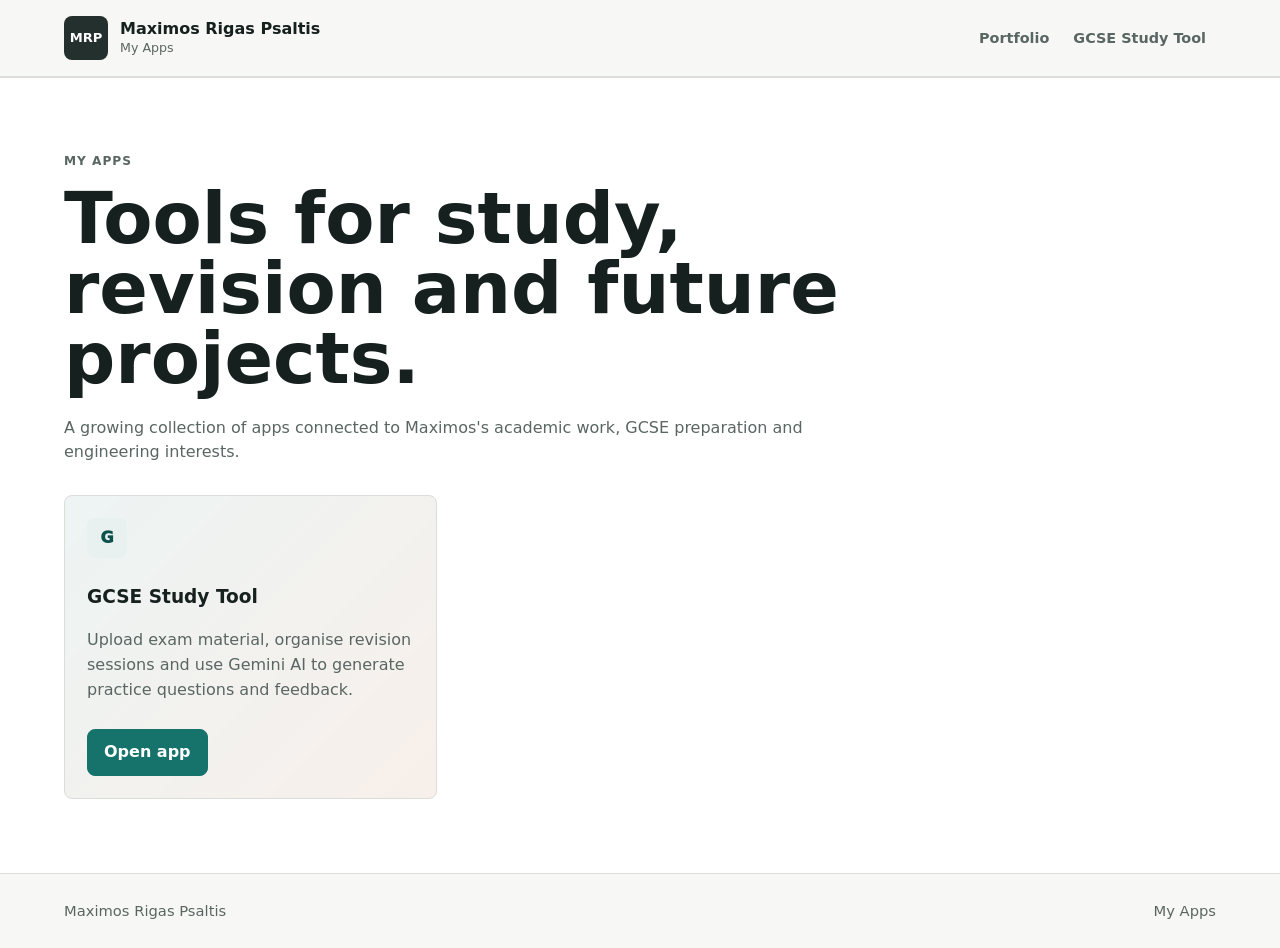
<file: my-apps/index.html>
<!doctype html>
<html lang="en">
  <head>
    <meta charset="utf-8">
    <meta name="viewport" content="width=device-width, initial-scale=1">
    <meta
      name="description"
      content="Study and portfolio apps created for Maximos Rigas Psaltis."
    >
    <title>My Apps | Maximos Rigas Psaltis</title>
    <link rel="stylesheet" href="../styles.css">
  </head>
  <body>
    <header class="site-header">
      <a class="brand" href="../" aria-label="Back to Maximos Rigas Psaltis home">
        <span class="brand-mark">MRP</span>
        <span>
          <strong>Maximos Rigas Psaltis</strong>
          <small>My Apps</small>
        </span>
      </a>

      <nav class="top-nav" aria-label="Apps navigation">
        <a href="../">Portfolio</a>
        <a href="https://gcse-study-tool-b5rjym2qkesce7vkrkxkvv.streamlit.app/" target="_blank" rel="noopener">GCSE Study Tool</a>
      </nav>
    </header>

    <main>
      <section class="section apps-section" aria-labelledby="apps-title">
        <div class="section-heading">
          <p class="eyebrow">My Apps</p>
          <h1 id="apps-title">Tools for study, revision and future projects.</h1>
          <p>
            A growing collection of apps connected to Maximos&apos;s academic work,
            GCSE preparation and engineering interests.
          </p>
        </div>

        <div class="apps-grid">
          <article class="app-card">
            <span class="card-icon" aria-hidden="true">G</span>
            <h3>GCSE Study Tool</h3>
            <p>
              Upload exam material, organise revision sessions and use Gemini AI
              to generate practice questions and feedback.
            </p>
            <a class="button primary" href="https://gcse-study-tool-b5rjym2qkesce7vkrkxkvv.streamlit.app/" target="_blank" rel="noopener">Open app</a>
          </article>
        </div>
      </section>
    </main>

    <footer class="site-footer">
      <span>Maximos Rigas Psaltis</span>
      <span>My Apps</span>
    </footer>
  </body>
</html>
</file>
<file: styles.css>
:root {
  color-scheme: light;
  --bg: #f7f8f6;
  --ink: #16201e;
  --muted: #5a6663;
  --line: #d9ded9;
  --panel: #ffffff;
  --soft: #e8f1ef;
  --accent: #16736b;
  --accent-dark: #0d514d;
  --copper: #b66332;
  --graphite: #24302e;
  --shadow: 0 22px 70px rgba(22, 32, 30, 0.13);
}

* {
  box-sizing: border-box;
}

html {
  scroll-behavior: smooth;
}

body {
  margin: 0;
  background: var(--bg);
  color: var(--ink);
  font-family:
    Inter, ui-sans-serif, system-ui, -apple-system, BlinkMacSystemFont, "Segoe UI",
    sans-serif;
  line-height: 1.55;
}

a {
  color: inherit;
}

.site-header {
  position: sticky;
  top: 0;
  z-index: 20;
  display: flex;
  align-items: center;
  justify-content: space-between;
  gap: 24px;
  padding: 16px clamp(18px, 5vw, 72px);
  border-bottom: 1px solid rgba(217, 222, 217, 0.9);
  background: rgba(247, 248, 246, 0.93);
  backdrop-filter: blur(18px);
}

.brand {
  display: flex;
  align-items: center;
  gap: 12px;
  min-width: 250px;
  text-decoration: none;
}

.brand-mark {
  display: grid;
  width: 44px;
  height: 44px;
  flex: 0 0 auto;
  place-items: center;
  border-radius: 8px;
  background: var(--graphite);
  color: #fff;
  font-size: 0.82rem;
  font-weight: 900;
}

.brand strong,
.brand small {
  display: block;
}

.brand strong {
  line-height: 1.2;
}

.brand small {
  color: var(--muted);
  font-size: 0.79rem;
}

.top-nav {
  display: flex;
  align-items: center;
  justify-content: flex-end;
  gap: 4px;
}

.top-nav a {
  border-radius: 8px;
  color: var(--muted);
  font-size: 0.9rem;
  font-weight: 750;
  padding: 8px 10px;
  text-decoration: none;
}

.top-nav a:hover {
  background: var(--soft);
  color: var(--ink);
}

.hero {
  display: grid;
  grid-template-columns: minmax(0, 0.92fr) minmax(360px, 1.08fr);
  gap: clamp(28px, 5vw, 72px);
  min-height: calc(100vh - 77px);
  padding: clamp(48px, 7vw, 92px) clamp(18px, 5vw, 72px) 56px;
  align-items: center;
}

.hero-copy {
  position: relative;
  z-index: 1;
}

.eyebrow {
  margin: 0 0 12px;
  color: var(--accent-dark);
  font-size: 0.76rem;
  font-weight: 900;
  letter-spacing: 0.08em;
  text-transform: uppercase;
}

h1,
h2,
h3,
p {
  margin-top: 0;
}

h1 {
  max-width: 840px;
  margin-bottom: 22px;
  font-size: clamp(2.55rem, 5.6vw, 5.45rem);
  letter-spacing: 0;
  line-height: 0.98;
}

h2 {
  margin-bottom: 14px;
  font-size: clamp(1.85rem, 3.2vw, 3.15rem);
  letter-spacing: 0;
  line-height: 1.08;
}

h3 {
  margin-bottom: 10px;
  font-size: 1.16rem;
  line-height: 1.2;
}

.hero-text,
.section-heading p,
.profile-card p,
.timeline p,
.result-card p,
.achievement-card li,
.achievement-card p,
.skills-list p,
.contact-band p {
  color: var(--muted);
}

.hero-text {
  max-width: 690px;
  margin-bottom: 28px;
  font-size: 1.1rem;
}

.hero-actions {
  display: flex;
  flex-wrap: wrap;
  gap: 12px;
}

.button {
  display: inline-flex;
  align-items: center;
  justify-content: center;
  min-height: 44px;
  border: 1px solid var(--line);
  border-radius: 8px;
  padding: 10px 16px;
  font-weight: 850;
  text-decoration: none;
}

.button.primary {
  border-color: var(--accent);
  background: var(--accent);
  color: #fff;
}

.button.primary:hover {
  background: var(--accent-dark);
}

.button.secondary {
  background: #fff;
}

.button.secondary:hover {
  border-color: var(--accent);
}

.hero-media {
  position: relative;
  min-height: 520px;
  margin: 0;
  overflow: hidden;
  border: 1px solid rgba(217, 222, 217, 0.95);
  border-radius: 8px;
  background: var(--panel);
  box-shadow: var(--shadow);
}

.hero-media::after {
  position: absolute;
  inset: 0;
  content: "";
  background:
    linear-gradient(90deg, rgba(22, 32, 30, 0.55), rgba(22, 32, 30, 0.04) 48%),
    linear-gradient(0deg, rgba(22, 32, 30, 0.18), transparent 38%);
  pointer-events: none;
}

.hero-media img {
  width: 100%;
  height: 100%;
  min-height: 520px;
  display: block;
  object-fit: cover;
}

.section {
  padding: 74px clamp(18px, 5vw, 72px);
  border-top: 1px solid var(--line);
}

.section-heading {
  max-width: 790px;
  margin-bottom: 30px;
}

.intro-grid,
.split {
  display: grid;
  grid-template-columns: minmax(0, 0.82fr) minmax(340px, 1.18fr);
  gap: clamp(26px, 5vw, 72px);
}

.profile-card {
  border-left: 5px solid var(--accent);
  background: rgba(255, 255, 255, 0.76);
  padding: 8px 0 8px 24px;
}

.stat-row {
  display: grid;
  grid-template-columns: repeat(3, minmax(0, 1fr));
  gap: 12px;
  margin-top: 26px;
}

.stat-row div,
.result-card,
.achievement-card {
  border: 1px solid var(--line);
  border-radius: 8px;
  background: var(--panel);
}

.stat-row div {
  padding: 16px;
}

.stat-row strong,
.stat-row span,
.result-card span,
.result-card strong {
  display: block;
}

.stat-row strong {
  font-size: 1.45rem;
}

.stat-row span,
.result-card p {
  color: var(--muted);
  font-size: 0.92rem;
}

.timeline {
  display: grid;
  gap: 14px;
}

.timeline article {
  border-left: 4px solid var(--copper);
  padding: 4px 0 6px 18px;
}

.timeline span {
  display: block;
  margin-bottom: 6px;
  color: var(--accent-dark);
  font-size: 0.78rem;
  font-weight: 900;
  text-transform: uppercase;
}

.timeline p,
.skills-list p {
  margin-bottom: 0;
}

.results-grid {
  display: grid;
  grid-template-columns: repeat(6, minmax(0, 1fr));
  gap: 14px;
}

.result-card {
  min-height: 210px;
  padding: 18px;
}

.result-card span {
  min-height: 44px;
  color: var(--accent-dark);
  font-weight: 900;
}

.result-card strong {
  margin: 8px 0 12px;
  font-size: 2.45rem;
  line-height: 1;
}

.achievement-grid {
  display: grid;
  grid-template-columns: repeat(3, minmax(0, 1fr));
  gap: 16px;
}

.achievement-card {
  min-height: 340px;
  padding: 22px;
}

.card-icon {
  display: grid;
  width: 40px;
  height: 40px;
  margin-bottom: 18px;
  place-items: center;
  border-radius: 8px;
  background: var(--soft);
  color: var(--accent-dark);
  font-weight: 950;
}

.achievement-card ul {
  margin: 0;
  padding-left: 20px;
}

.achievement-card li + li {
  margin-top: 9px;
}

.highlight-card {
  border-color: rgba(182, 99, 50, 0.38);
  background:
    linear-gradient(135deg, rgba(22, 115, 107, 0.09), rgba(182, 99, 50, 0.12)),
    #fff;
}

.skills-list {
  display: grid;
  grid-template-columns: repeat(2, minmax(0, 1fr));
  gap: 18px 26px;
}

.skills-list div {
  padding-bottom: 18px;
  border-bottom: 1px solid var(--line);
}

.apps-section {
  background: #fff;
}

.apps-grid {
  display: grid;
  grid-template-columns: repeat(3, minmax(0, 1fr));
  gap: 16px;
}

.app-card {
  display: grid;
  gap: 10px;
  max-width: 430px;
  min-height: 280px;
  padding: 22px;
  border: 1px solid var(--line);
  border-radius: 8px;
  background:
    linear-gradient(135deg, rgba(22, 115, 107, 0.08), rgba(182, 99, 50, 0.1)),
    #fff;
}

.app-card p {
  color: var(--muted);
}

.app-card .button {
  justify-self: start;
  align-self: end;
}

.contact-band {
  display: flex;
  align-items: center;
  justify-content: space-between;
  gap: 28px;
  background: #edf3f1;
}

.contact-band div {
  max-width: 820px;
}

.contact-band a:not(.button) {
  color: var(--accent-dark);
  font-weight: 850;
}

.site-footer {
  display: flex;
  justify-content: space-between;
  gap: 18px;
  padding: 26px clamp(18px, 5vw, 72px);
  border-top: 1px solid var(--line);
  color: var(--muted);
  font-size: 0.92rem;
}

@media (max-width: 1160px) {
  .top-nav {
    flex-wrap: wrap;
  }

  .results-grid {
    grid-template-columns: repeat(3, minmax(0, 1fr));
  }

  .achievement-grid {
    grid-template-columns: repeat(2, minmax(0, 1fr));
  }

  .apps-grid {
    grid-template-columns: repeat(2, minmax(0, 1fr));
  }
}

@media (max-width: 920px) {
  .site-header {
    align-items: flex-start;
    flex-direction: column;
  }

  .brand {
    min-width: 0;
  }

  .top-nav {
    width: 100%;
    justify-content: flex-start;
  }

  .hero,
  .intro-grid,
  .split {
    grid-template-columns: 1fr;
  }

  .hero {
    min-height: auto;
  }

  .hero-media,
  .hero-media img {
    min-height: 380px;
  }
}

@media (max-width: 680px) {
  .site-header,
  .contact-band,
  .site-footer {
    align-items: flex-start;
    flex-direction: column;
  }

  .top-nav a {
    padding: 8px 9px;
  }

  h1 {
    font-size: 2.35rem;
    line-height: 1.04;
  }

  .section {
    padding-block: 56px;
  }

  .hero {
    padding-top: 38px;
  }

  .hero-media,
  .hero-media img {
    min-height: 300px;
  }

  .stat-row,
  .results-grid,
  .achievement-grid,
  .apps-grid,
  .skills-list {
    grid-template-columns: 1fr;
  }

  .achievement-card,
  .result-card {
    min-height: auto;
  }
}
</file>
